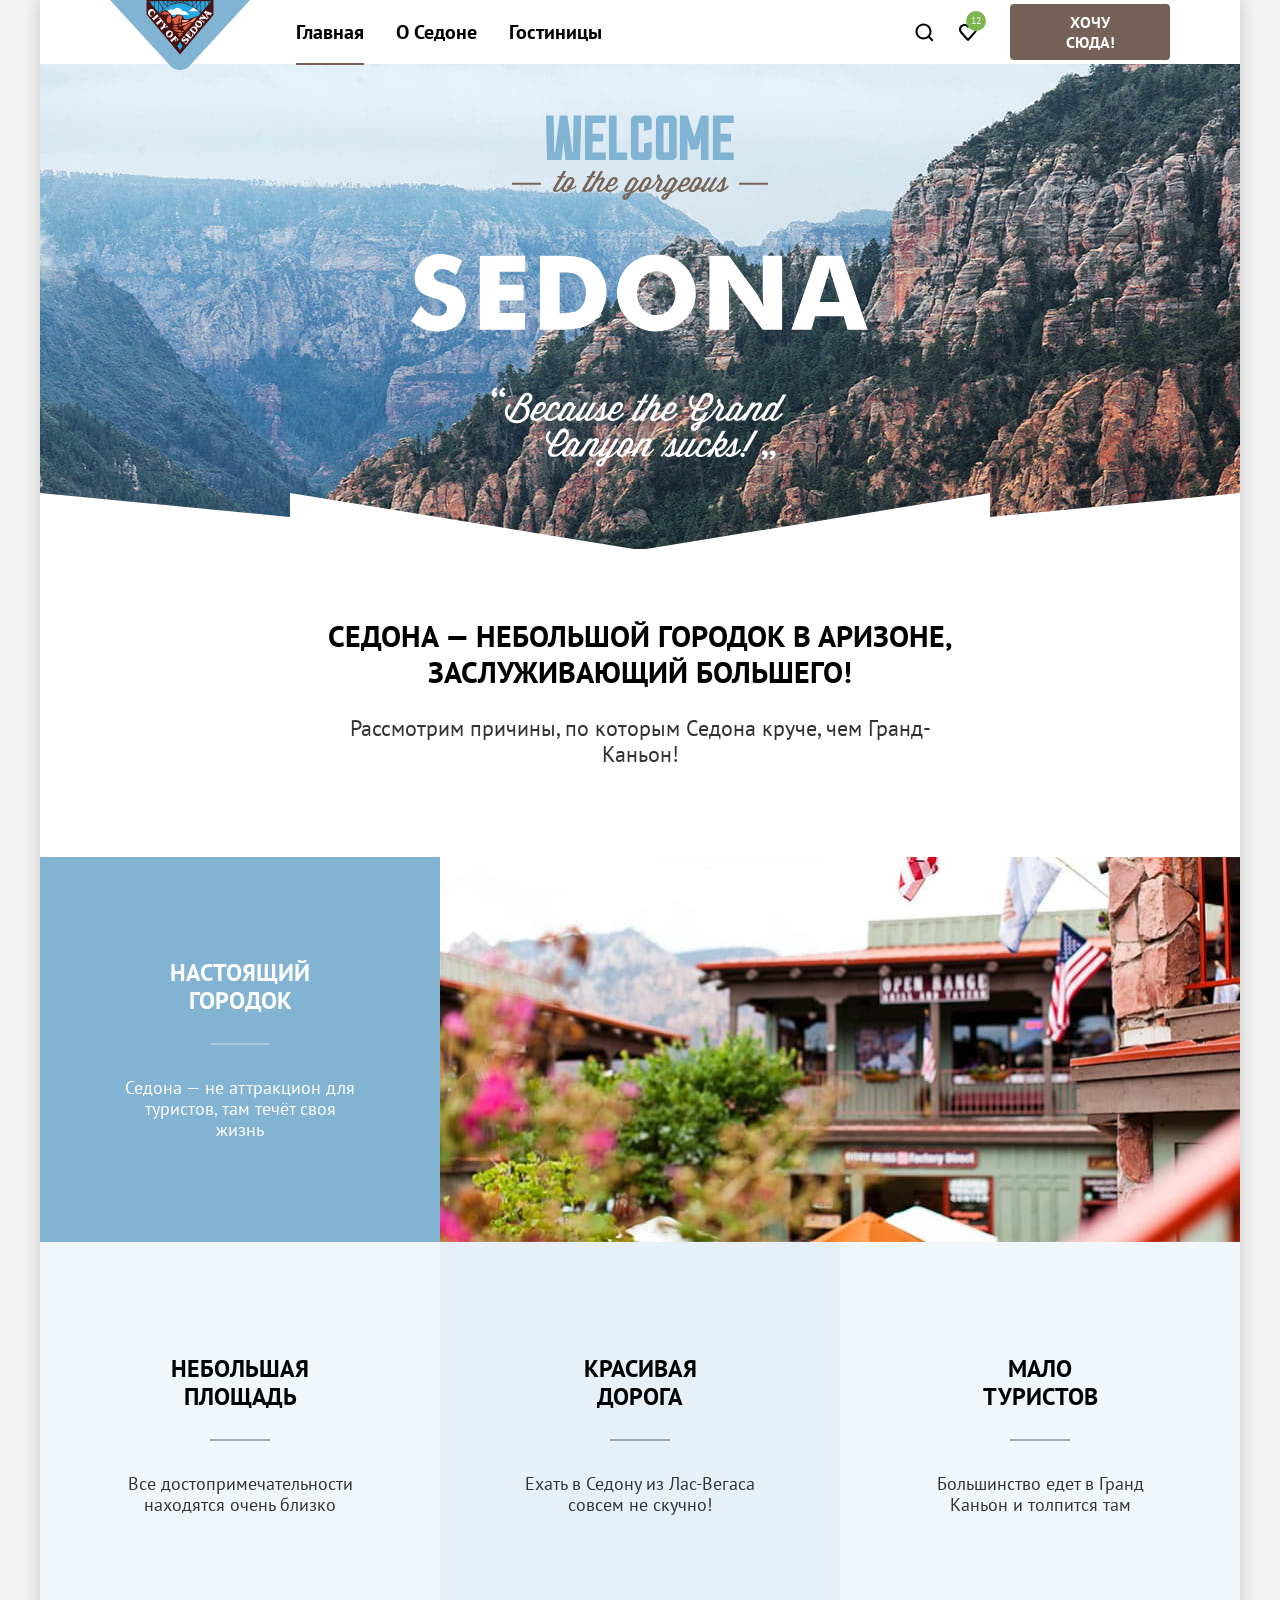
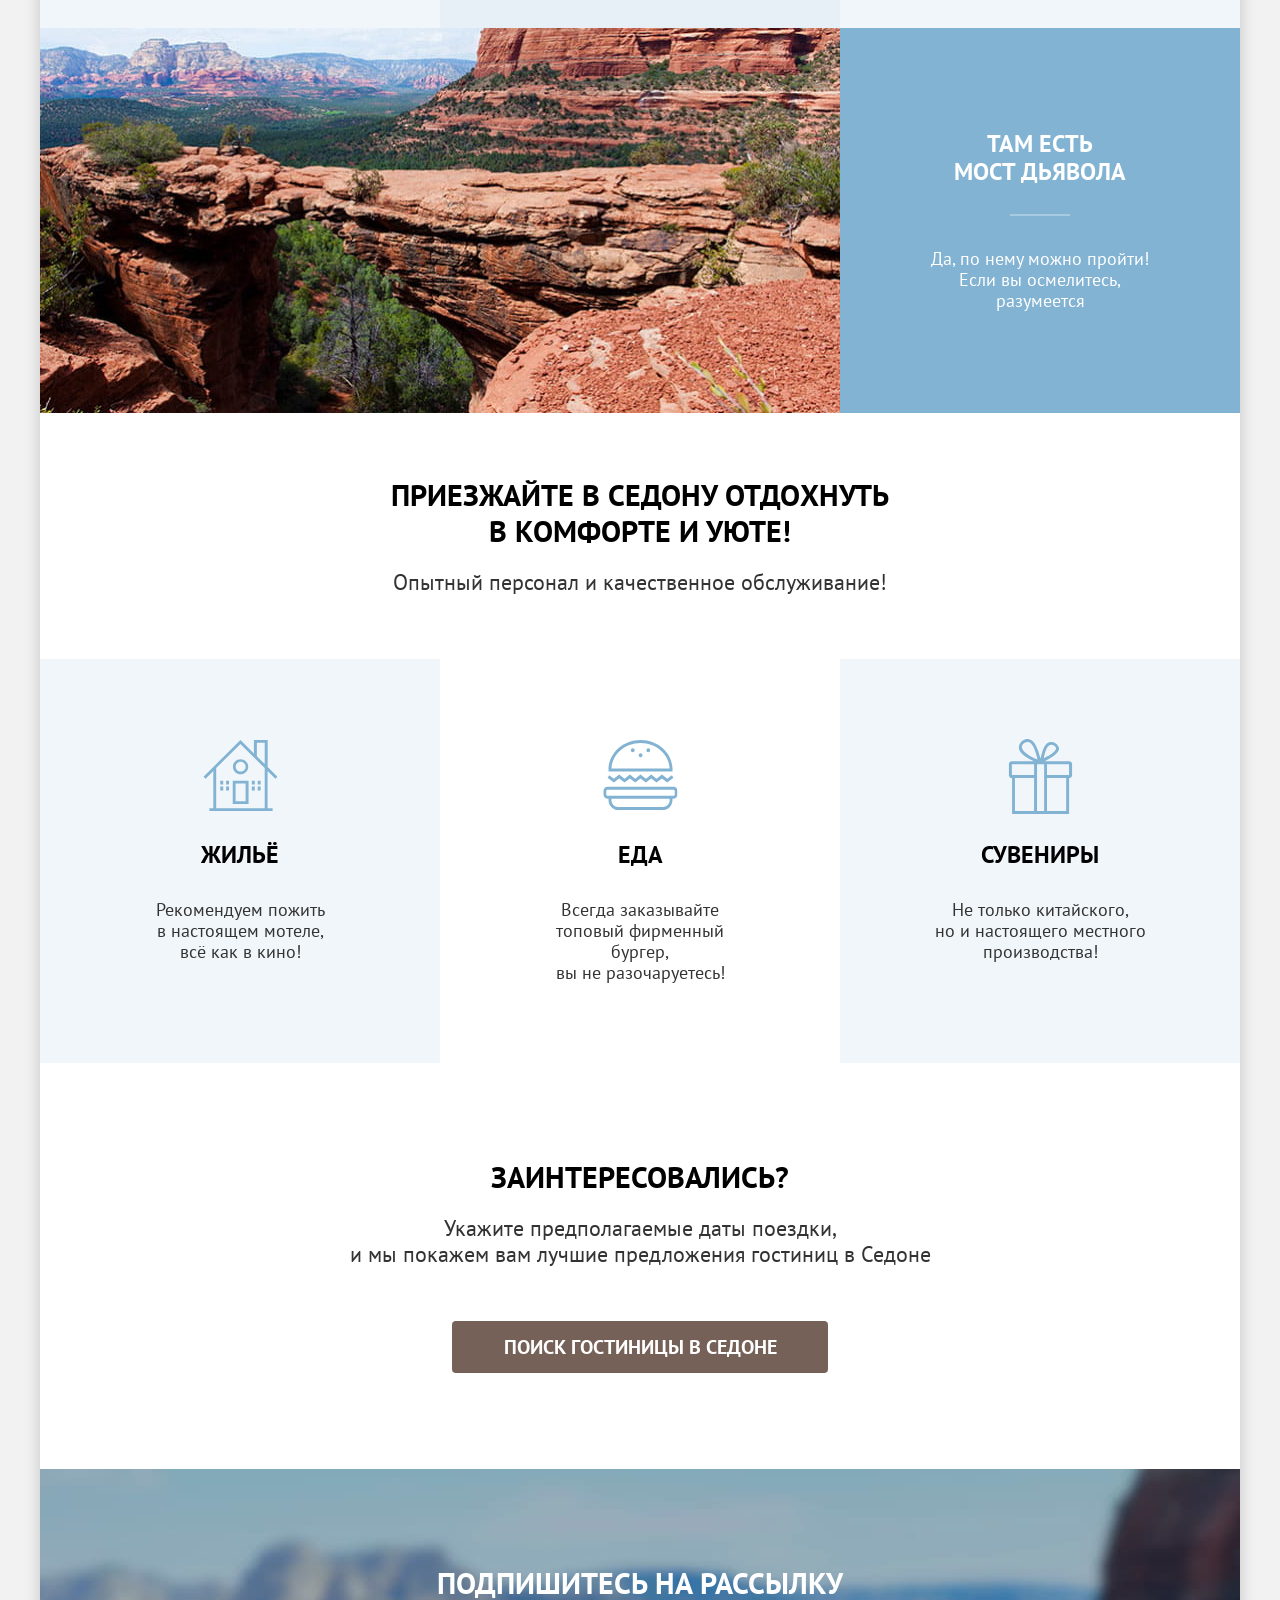
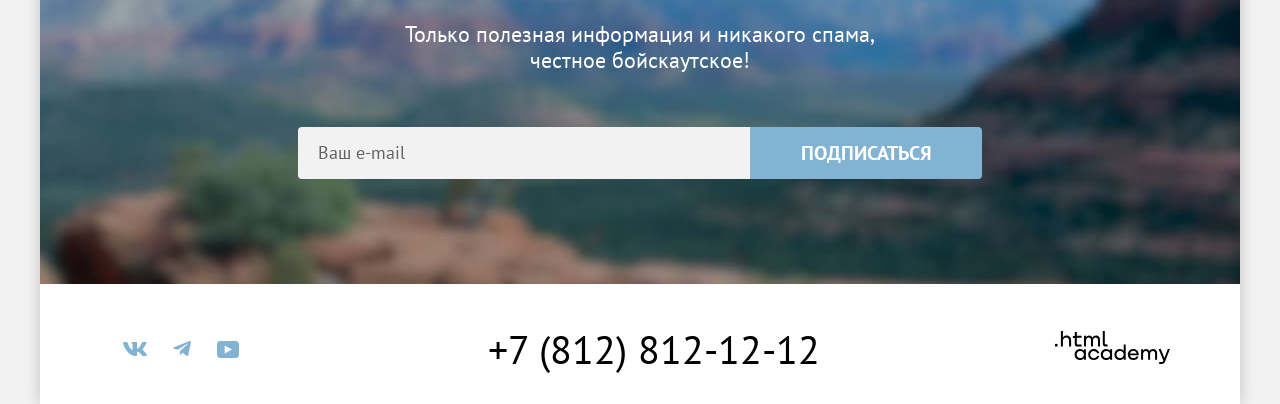
<file: index.html>
<!doctype html>
<html lang="ru">
  <head>
    <meta charset="utf-8" />
    <title>HTML Academy: Седона</title>
    <link rel="icon" href="favicon.ico" sizes="32x32" />
    <link rel="stylesheet" href="styles/styles.css" />
  </head>
  <body>
    <div class="container">
      <header class="page-header">
        <div class="page-header__logo logo">
          <a href="index.html" class="logo__link">
            <img src="images/main-logo.svg" width="140" height="70" alt="Логотип Седоны" class="logo__image" />
          </a>
        </div>
        <nav class="page-header__navigation navigation">
          <ul class="navigation__list">
            <li class="navigation__item">
              <a href="index.html" class="navigation__link navigation__link--active" aria-current="page">Главная</a>
            </li>
            <li class="navigation__item">
              <a href="#" class="navigation__link">О Седоне</a>
            </li>
            <li class="navigation__item">
              <a href="catalog.html" class="navigation__link">Гостиницы</a>
            </li>
          </ul>
        </nav>
        <ul class="page-header__user-menu user-menu">
          <li class="user-menu__item">
            <a href="#" class="user-menu__link">
              <svg
                class="user-menu__icon user-menu__icon--search"
                aria-hidden="true"
                focusable="false"
                width="20"
                height="20"
                viewBox="0 0 20 20"
                xmlns="http://www.w3.org/2000/svg"
              >
                <path
                  d="M19.5 18.0083L15.8 14.3287C16.8 13.0359 17.5 11.3453 17.5 9.4558C17.5 5.08011 13.9 1.5 9.5 1.5C5.1 1.5 1.5 5.17956 1.5 9.55525C1.5 13.9309 5.1 17.511 9.5 17.511C11.3 17.511 13 16.9144 14.4 15.8204L18.1 19.5L19.5 18.0083ZM9.5 15.5221C6.2 15.5221 3.5 12.837 3.5 9.55525C3.5 6.27348 6.2 3.5884 9.5 3.5884C12.8 3.5884 15.5 6.27348 15.5 9.55525C15.5 12.837 12.8 15.5221 9.5 15.5221Z"
                />
              </svg>
              <span class="visually-hidden">Поиск</span>
            </a>
          </li>
          <li class="user-menu__item">
            <a href="#" class="user-menu__link">
              <svg
                class="user-menu__icon user-menu__icon--favorites"
                aria-hidden="true"
                focusable="false"
                width="20"
                height="20"
                viewBox="0 0 20 20"
                xmlns="http://www.w3.org/2000/svg"
              >
                <path
                  d="M9.9 19C9.6 19 9.3 18.9 9.1 18.6C3.7 12.5 2.4 11.1 2.1 10.7C1.4 9.8 1 8.6 1 7.4C1 4.4 3.4 2 6.5 2C7.8 2 9 2.5 10 3.3C11 2.5 12.3 2 13.5 2C16.5 2 19 4.4 19 7.4C19 8.7 18.5 9.9 17.7 10.8L10.7 18.7C10.5 18.9 10.3 19 9.9 19ZM3.9 9.5C4.2 9.9 7.4 13.5 10 16.4L16.2 9.4C16.7 8.9 16.9 8.2 16.9 7.4C16.9 5.6 15.4 4.1 13.6 4.1C12.6 4.1 11.6 4.6 10.9 5.4C10.6 5.7 10.3 5.8 10 5.8C9.7 5.8 9.4 5.6 9.2 5.4C8.5 4.6 7.5 4.1 6.5 4.1C4.7 4.1 3.2 5.6 3.2 7.4C3.1 8.3 3.5 9 3.9 9.5C3.8 9.5 3.8 9.5 3.9 9.5Z"
                />
              </svg>
              <span class="visually-hidden">Избранное</span>
              <span class="user-menu__count">12</span>
            </a>
          </li>
          <li class="user-menu__item">
            <a href="#" class="user-menu__button button button--brown">Хочу сюда!</a>
          </li>
        </ul>
      </header>
      <main class="page-main">
        <section class="page-main__hero hero">
          <h1 class="visually-hidden">Город Седона</h1>
          <img
            src="images/index-hero/hero-welcome.svg"
            width="458"
            height="352"
            alt="Welcome to the gorgeous Sedona because the Grand Canyon sucks!"
            class="hero__image"
          />
        </section>
        <section class="page-main__advantages advantages">
          <h2 class="advantages__title">Седона — небольшой городок в Аризоне, заслуживающий большего!</h2>
          <p class="advantages__description">Рассмотрим причины, по которым Седона круче, чем Гранд-Каньон!</p>
          <ul class="advantages__list">
            <li class="advantages__item advantages__item--accent">
              <div class="advantages__item-wrapper">
                <h3 class="advantages__item-title">Настоящий городок</h3>
                <p class="advantages__item-description">Седона — не аттракцион для туристов, там течёт своя жизнь</p>
              </div>
              <img src="images/advantages/advantages-1.jpg" width="800" height="385" alt="Фото одной из улиц Седоны" class="advantages__item-image" />
            </li>
            <li class="advantages__item">
              <h3 class="advantages__item-title">Небольшая площадь</h3>
              <p class="advantages__item-description">Все достопримечательности находятся очень близко</p>
            </li>
            <li class="advantages__item advantages__item--muted">
              <h3 class="advantages__item-title">Красивая дорога</h3>
              <p class="advantages__item-description">Ехать в Седону из Лас-Вегаса совсем не скучно!</p>
            </li>
            <li class="advantages__item">
              <h3 class="advantages__item-title">Мало туристов</h3>
              <p class="advantages__item-description">Большинство едет в Гранд Каньон и толпится там</p>
            </li>
            <li class="advantages__item advantages__item--accent advantages__item--reverse">
              <div class="advantages__item-wrapper">
                <h3 class="advantages__item-title">Там есть мост дьявола</h3>
                <p class="advantages__item-description">Да, по нему можно пройти! Если вы осмелитесь, разумеется</p>
              </div>
              <img src="images/advantages/advantages-2.jpg" width="800" height="385" alt="Фото моста дьявола" class="advantages__item-image" />
            </li>
          </ul>
        </section>
        <section class="page-main__services services">
          <h2 class="services__title">Приезжайте в Седону отдохнуть в комфорте и уюте!</h2>
          <p class="services__description">Опытный персонал и качественное обслуживание!</p>
          <ul class="services__list">
            <li class="services__item services__item--odd services__item--house">
              <h3 class="services__item-title">Жильё</h3>
              <p class="services__item-description">
                Рекомендуем пожить<br />
                в настоящем мотеле,<br />
                всё как в кино!
              </p>
            </li>
            <li class="services__item services__item--food">
              <h3 class="services__item-title">Еда</h3>
              <p class="services__item-description">
                Всегда заказывайте<br />
                топовый фирменный бургер,<br />
                вы не разочаруетесь!
              </p>
            </li>
            <li class="services__item services__item--odd services__item--souvenirs">
              <h3 class="services__item-title">Сувениры</h3>
              <p class="services__item-description">
                Не только китайского,<br />
                но и настоящего местного<br />
                производства!
              </p>
            </li>
          </ul>
        </section>
        <section class="page-main__hotel-search hotel-search">
          <h2 class="hotel-search__title">Заинтересовались?</h2>
          <p class="hotel-search__description">
            Укажите предполагаемые даты поездки,<br />
            и мы покажем вам лучшие предложения гостиниц в Седоне
          </p>
          <button type="button" class="hotel-search__button button button--brown">Поиск гостиницы в Седоне</button>
        </section>
        <section class="page-main__subscription subscription">
          <h2 class="subscription__title">Подпишитесь на рассылку</h2>
          <p class="subscription__description">Только полезная информация и никакого спама, честное бойскаутское!</p>
          <form class="subscription__form" action="https://echo.htmlacademy.ru/" method="post">
            <label class="visually-hidden" for="email">Введите адрес электронной почты:</label>
            <input id="email" class="subscription__email" type="email" name="subscription-email" placeholder="Ваш e-mail" required />
            <button class="subscription__button button button--blue" type="submit">Подписаться</button>
          </form>
        </section>
      </main>
      <footer class="page-footer">
        <section class="page-footer__social-links social-links">
          <h2 class="visually-hidden">Социальные сети</h2>
          <ul class="social-links__list">
            <li class="social-links__item">
              <a href="https://vk.com/htmlacademy" class="social-links__link">
                <svg aria-hidden="true" focusable="false" width="24" height="14" viewBox="0 0 24 14" xmlns="http://www.w3.org/2000/svg">
                  <path
                    fill-rule="evenodd"
                    clip-rule="evenodd"
                    d="M23.45 0.948C23.616 0.402 23.45 0 22.655 0H20.03C19.362 0 19.054 0.347 18.887 0.73C18.887 0.73 17.552 3.926 15.661 6.002C15.049 6.604 14.771 6.795 14.437 6.795C14.27 6.795 14.019 6.604 14.019 6.057V0.948C14.019 0.292 13.835 0 13.279 0H9.151C8.734 0 8.483 0.304 8.483 0.593C8.483 1.214 9.429 1.358 9.526 3.106V6.904C9.526 7.737 9.373 7.888 9.039 7.888C8.149 7.888 5.984 4.677 4.699 1.003C4.45 0.288 4.198 0 3.527 0H0.9C0.15 0 0 0.347 0 0.73C0 1.412 0.89 4.8 4.145 9.281C6.315 12.341 9.37 14 12.153 14C13.822 14 14.028 13.632 14.028 12.997V10.684C14.028 9.947 14.186 9.8 14.715 9.8C15.105 9.8 15.772 9.992 17.33 11.467C19.11 13.216 19.403 14 20.405 14H23.03C23.78 14 24.156 13.632 23.94 12.904C23.702 12.18 22.852 11.129 21.725 9.882C21.113 9.172 20.195 8.407 19.916 8.024C19.527 7.533 19.638 7.314 19.916 6.877C19.916 6.877 23.116 2.451 23.449 0.948H23.45Z"
                  />
                </svg>
                <span class="visually-hidden">Vkontakte</span>
              </a>
            </li>
            <li class="social-links__item">
              <a href="https://t.me/htmlacademy " class="social-links__link">
                <svg aria-hidden="true" focusable="false" width="18" height="16" viewBox="0 0 18 16" xmlns="http://www.w3.org/2000/svg">
                  <path
                    d="M16.785 0.0992597L0.840489 6.24776C-0.247661 6.68481 -0.241365 7.29184 0.640845 7.56253L4.73445 8.83953L14.2058 2.8637C14.6537 2.59121 15.0629 2.7378 14.7265 3.03636L7.05283 9.96185H7.05103L7.05283 9.96275L6.77045 14.1823C7.18413 14.1823 7.36669 13.9925 7.59871 13.7686L9.58705 11.8351L13.7229 14.89C14.4855 15.31 15.0332 15.0941 15.2229 14.1841L17.9379 1.38885C18.2158 0.274623 17.5126 -0.229883 16.785 0.0992597Z"
                  />
                </svg>
                <span class="visually-hidden">Telegram</span>
              </a>
            </li>
            <li class="social-links__item">
              <a href="https://www.youtube.com/user/htmlacademyru" class="social-links__link">
                <svg aria-hidden="true" focusable="false" width="22" height="17" viewBox="0 0 22 17" xmlns="http://www.w3.org/2000/svg">
                  <path
                    d="M18.607 0H3.17413C1.31343 0 0 1.59375 0 3.4V13.4937C0 15.4062 1.31343 17 3.17413 17H18.8259C20.4677 17 22 15.4062 22 13.6V3.4C21.7811 1.59375 20.4677 0 18.607 0ZM7.66169 12.5375V4.4625L14.995 8.5L7.66169 12.5375Z"
                  />
                </svg>
                <span class="visually-hidden">Youtube</span>
              </a>
            </li>
          </ul>
        </section>
        <div class="page-footer__contacts contacts">
          <a href="tel:+78128121212" class="contacts__phone">+7 (812) 812-12-12</a>
        </div>
        <div class="page-footer__logo logo">
          <a href="https://htmlacademy.ru/intensive/htmlcss" class="logo__link">
            <svg aria-hidden="true" focusable="false" width="115" height="33" viewBox="0 0 115 33" xmlns="http://www.w3.org/2000/svg">
              <path d="M0 12.9V15.5H2.5V12.9H0Z" />
              <path
                d="M11.6 4.5C10 4.5 8.8 5.2 8 6.2H7.9V0H5.9V15.5H7.9V10.2C7.9 8.1 9.2 6.6 11.2 6.6C13 6.6 14.1 8 14.1 9.8V15.5H16.1V9.4C16.2 6.4 14.3 4.5 11.6 4.5Z"
              />
              <path
                d="M26.6 4.8H21.8V1.1H19.8V4.9H17.9V6.9H19.8V12.9C19.8 14.6 20.8 15.6 22.5 15.6H26.6V13.6H22.9C22.2 13.6 21.8 13.2 21.8 12.5V6.8H26.6V4.8Z"
              />
              <path
                d="M41.1 4.6C39.5 4.6 38.2 5.4 37.6 6.7H37.5C36.9 5.5 35.7 4.6 34.1 4.6C32.7 4.6 31.6 5.4 31 6.4H30.9V4.8H29V15.4H31V10C31 8 32 6.5 33.6 6.5C35.1 6.5 36 7.5 36 9.1V15.4H38V9.8C38 7.4 39.4 6.5 40.6 6.5C42.1 6.5 43 7.5 43 9.1V15.4H45V8.9C45.1 6.4 43.6 4.6 41.1 4.6Z"
              />
              <path d="M47.8 12.7C47.8 14.4 48.8 15.4 50.6 15.4H52.6V13.4H50.9C50.2 13.4 49.8 13 49.8 12.3V0H47.8V12.7Z" />
              <path
                d="M28.9 19.7C28 18.6 26.7 17.9 25 17.9C21.9 17.9 19.6 20.2 19.6 23.5C19.6 26.8 21.9 29.1 25 29.1C26.8 29.1 28 28.3 28.8 27.2H28.9V28.8H30.9V18.2H28.9V19.7ZM25.3 27.1C23.1 27.1 21.7 25.5 21.7 23.5C21.7 21.5 23.1 19.9 25.3 19.9C27.5 19.9 28.9 21.5 28.9 23.5C28.9 25.4 27.5 27.1 25.3 27.1Z"
              />
              <path
                d="M44.2 22C43.7 19.6 41.6 17.9 38.8 17.9C35.4 17.9 33.2 20.4 33.2 23.5C33.2 26.6 35.4 29.1 38.8 29.1C41.6 29.1 43.7 27.3 44.2 24.9H42.1C41.7 26.2 40.4 27.2 38.8 27.2C36.6 27.2 35.2 25.6 35.2 23.6C35.2 21.6 36.6 20 38.8 20C40.4 20 41.6 21 42.1 22.2H44.2V22Z"
              />
              <path
                d="M55.1 19.7C54.2 18.6 52.9 17.9 51.2 17.9C48.1 17.9 45.8 20.2 45.8 23.5C45.8 26.8 48.1 29.1 51.2 29.1C53 29.1 54.2 28.3 55 27.2H55.1V28.8H57.1V18.2H55.1V19.7ZM51.5 27.1C49.3 27.1 47.9 25.5 47.9 23.5C47.9 21.5 49.3 19.9 51.5 19.9C53.7 19.9 55.1 21.5 55.1 23.5C55.1 25.4 53.6 27.1 51.5 27.1Z"
              />
              <path
                d="M68.7 19.8C67.8 18.7 66.5 17.9 64.8 17.9C61.7 17.9 59.4 20.2 59.4 23.5C59.4 26.8 61.6 29.1 64.8 29.1C66.5 29.1 67.8 28.3 68.6 27.3H68.7V28.8H70.7V13.4H68.7V19.8ZM65.1 27.1C62.9 27.1 61.5 25.5 61.5 23.5C61.5 21.5 62.9 19.9 65.1 19.9C67.3 19.9 68.7 21.5 68.7 23.5C68.6 25.5 67.2 27.1 65.1 27.1Z"
              />
              <path
                d="M78.3 17.9C75 17.9 72.8 20.4 72.8 23.5C72.8 26.5 74.9 29.1 78.3 29.1C80.8 29.1 82.8 27.8 83.5 25.5H81.4C80.9 26.5 79.8 27.1 78.4 27.1C76.5 27.1 75.1 25.8 75 24.2H83.8C84 20.6 81.8 17.9 78.3 17.9ZM78.3 19.8C80 19.8 81.3 20.8 81.6 22.4H75.1C75.4 20.9 76.6 19.8 78.3 19.8Z"
              />
              <path
                d="M98.2 17.9C96.6 17.9 95.3 18.7 94.6 19.9H94.5C93.9 18.7 92.7 17.9 91.1 17.9C89.7 17.9 88.6 18.6 88 19.7V18.2H86.1V28.8H88.1V23.4C88.1 21.4 89.1 20 90.7 19.9C92.2 19.9 93.1 20.9 93.1 22.5V28.8H95.1V23.2C95.1 20.8 96.5 19.9 97.7 19.9C99.2 19.9 100.1 20.9 100.1 22.5V28.8H102.1V22.3C102.2 19.7 100.7 17.9 98.2 17.9Z"
              />
              <path
                d="M109.4 27L105.8 18.1H103.6L108.4 29.7C108.1 30.6 107.7 30.9 106.7 30.9H104.2V32.9H106.7C108.5 32.9 109.5 32.1 110.2 30.3L114.9 18.1H112.8L109.4 27Z"
              />
            </svg>
            <span class="visually-hidden">Логотип команды htmlacademy</span>
          </a>
        </div>
      </footer>
      <div class="modal modal--hidden" role="dialog" aria-modal="true" aria-labelledby="modal-title">
        <div class="modal__container">
          <h2 class="modal__title" id="modal-title">Поиск гостиницы в Седоне</h2>
          <button class="modal__close-button" type="button">
            <span class="visually-hidden">Закрыть</span>
            <svg aria-hidden="true" focusable="false" width="14" height="14" viewBox="0 0 14 14" xmlns="http://www.w3.org/2000/svg">
              <path
                d="M14 1.29231L12.7077 0L7 5.70769L1.29231 0L0 1.29231L5.70769 7L0 12.7077L1.29231 14L7 8.29231L12.7077 14L14 12.7077L8.29231 7L14 1.29231Z"
                fill="black"
              />
            </svg>
          </button>
          <form class="modal__form" action="https://echo.htmlacademy.ru/" method="get">
            <div class="modal__field">
              <label class="modal__label" for="date-from">Дата заезда:</label>
              <div class="modal__input-wrapper">
                <input class="modal__input" id="date-from" type="text" name="date-from" value="27 апреля 2020" placeholder="ДД.ММ.ГГГГ" />
                <button class="modal__calendar-button" type="button">
                  <span class="visually-hidden">Выбрать дату заезда</span>
                </button>
              </div>
              <p class="modal__field-message modal__field-message--error">Мы не можем отправить вас в прошлое.</p>
            </div>
            <div class="modal__field">
              <label class="modal__label" for="date-to">Дата выезда:</label>
              <div class="modal__input-wrapper">
                <input class="modal__input" id="date-to" type="text" name="date-to" value="1 сентября 2023" placeholder="ДД.ММ.ГГГГ" />
                <button class="modal__calendar-button" type="button">
                  <span class="visually-hidden">Выбрать дату выезда</span>
                </button>
              </div>
              <p class="modal__field-message modal__field-message--success">На эти даты есть свободные номера. Пока есть.</p>
            </div>
            <div class="modal__guests">
              <div class="modal__guests-group">
                <span class="modal__guests-label">Взрослые:</span>
                <div class="modal__counter">
                  <button class="modal__counter-button modal__counter-button--decrease" type="button" aria-label="Уменьшить количество взрослых">−</button>
                  <input class="modal__counter-value" id="adults-count" type="number" name="adults" value="2" readonly />
                  <button class="modal__counter-button modal__counter-button--increase" type="button" aria-label="Увеличить количество взрослых">+</button>
                </div>
              </div>
              <div class="modal__guests-group">
                <span class="modal__guests-label">
                  Дети:
                  <button class="modal__tooltip-button" type="button" aria-describedby="children-tooltip">
                    <span class="visually-hidden">Информация</span>
                  </button>
                  <span class="modal__tooltip" role="tooltip" id="children-tooltip">
                    Укажите количество детей, которые будут с вами, возраст которых от 6 до 18 лет. Дети до 6 лет размещаются бесплатно.
                  </span>
                </span>
                <div class="modal__counter">
                  <button class="modal__counter-button modal__counter-button--decrease" type="button" aria-label="Уменьшить количество детей">−</button>
                  <input class="modal__counter-value" id="children-count" type="number" name="children" value="2" readonly />
                  <button class="modal__counter-button modal__counter-button--increase" type="button" aria-label="Увеличить количество детей">+</button>
                </div>
              </div>
            </div>
            <button class="modal__submit button button--blue" type="submit">Найти</button>
          </form>
        </div>
      </div>
    </div>
    <script src="scripts/script.js"></script>
  </body>
</html>
</file>
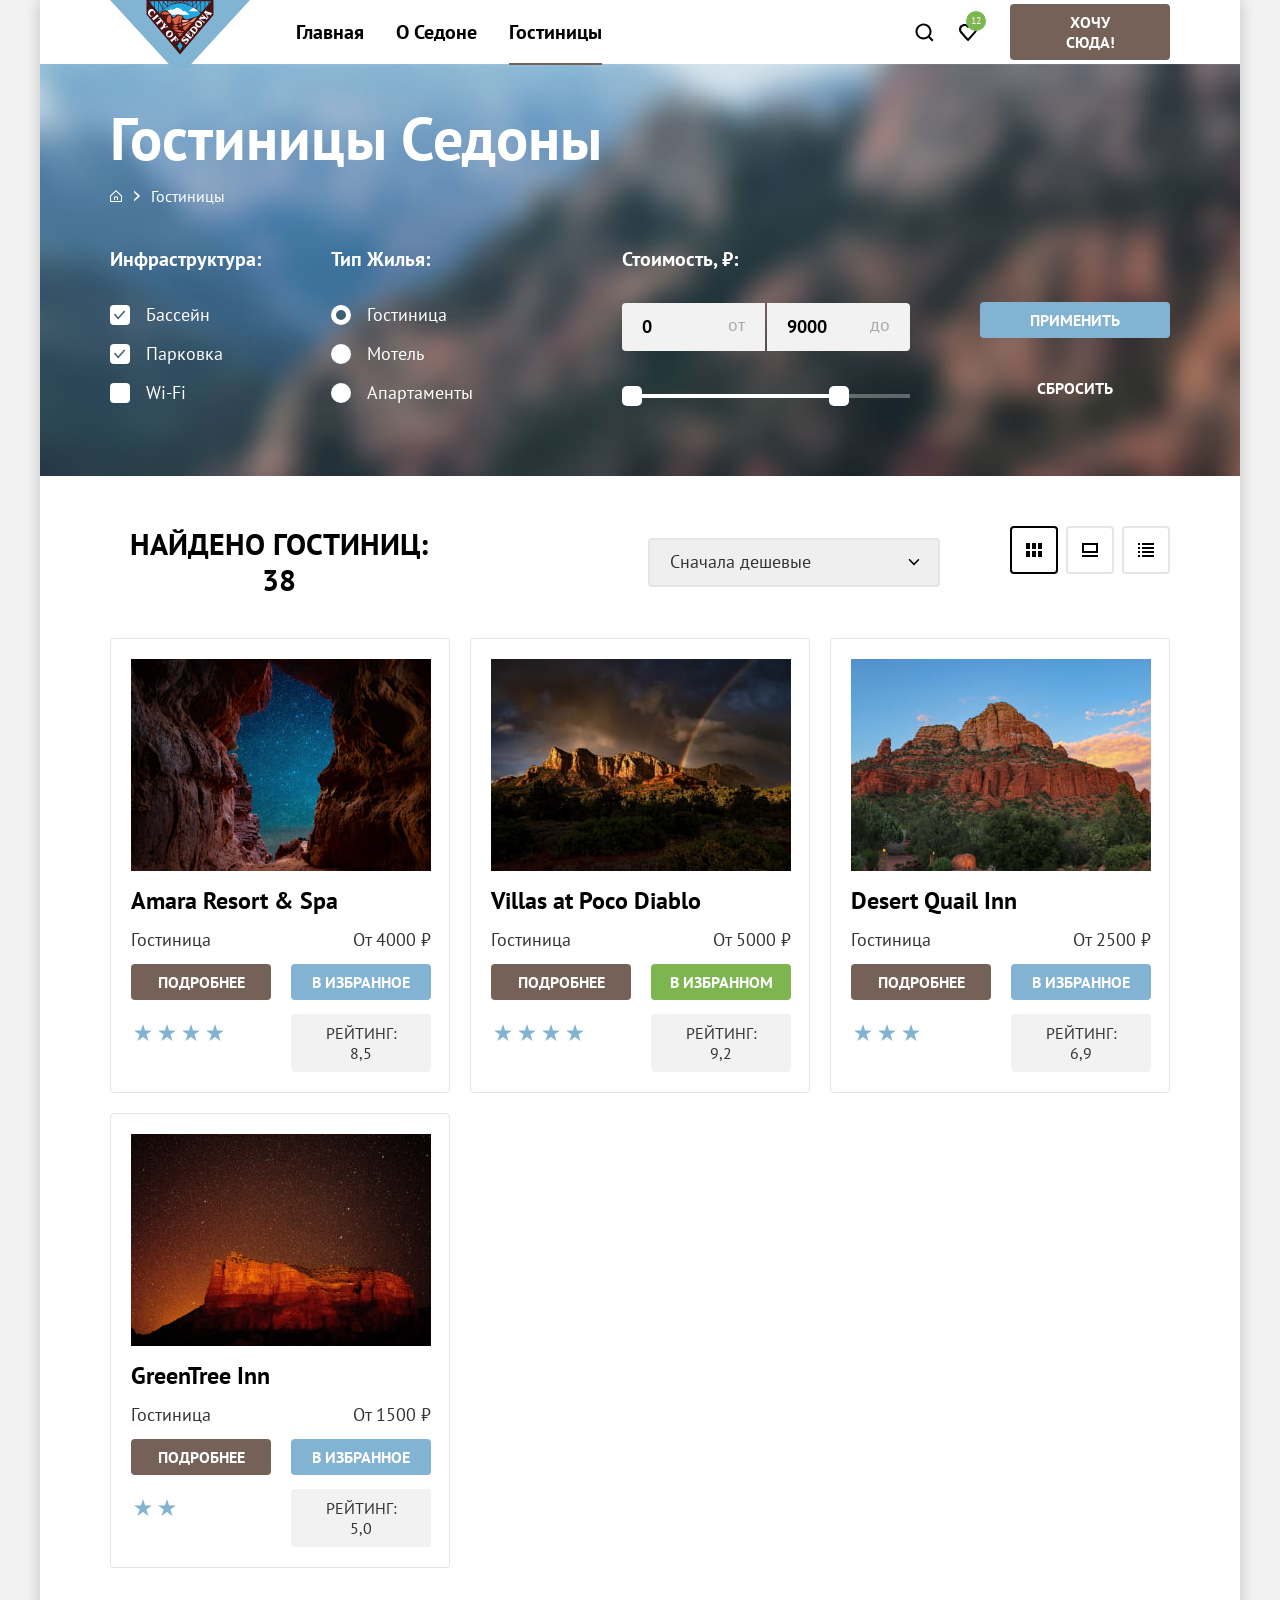
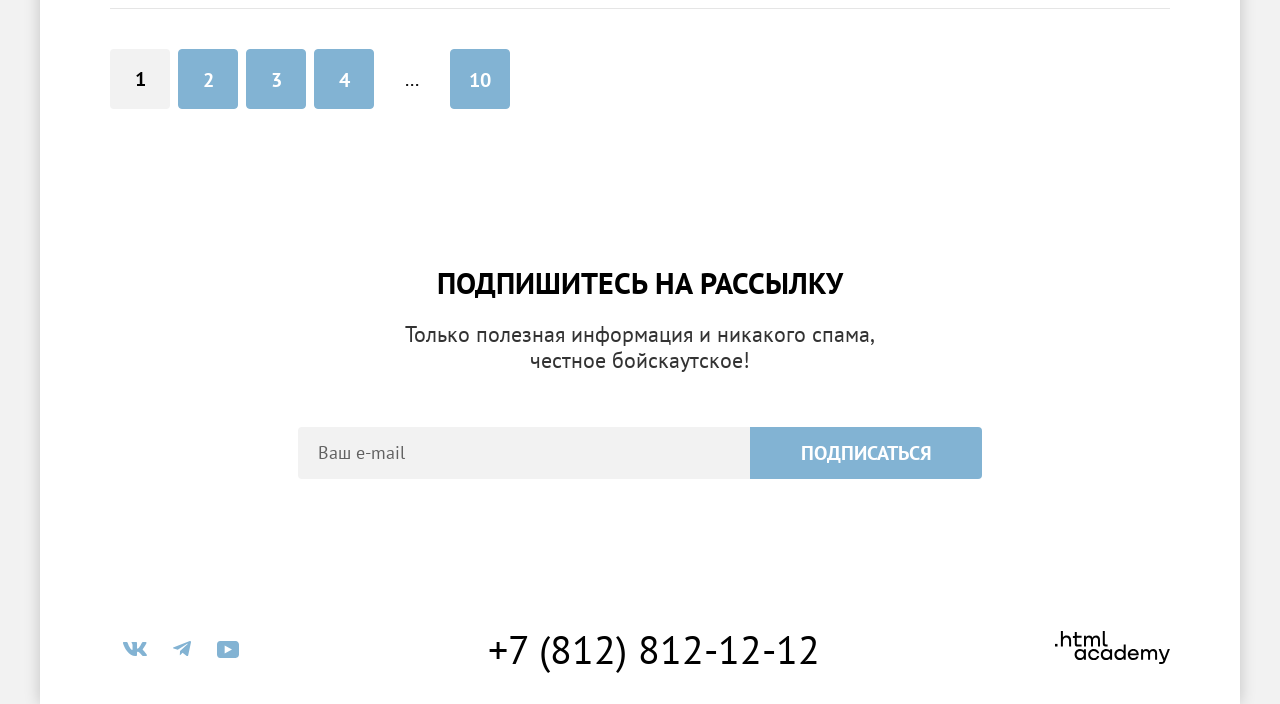
<file: catalog.html>
<!doctype html>
<html lang="ru">
  <head>
    <meta charset="utf-8" />
    <title>HTML Academy: Гостиницы Седоны</title>
    <link rel="icon" href="favicon.ico" sizes="32x32" />
    <link rel="stylesheet" href="styles/styles.css" />
  </head>
  <body>
    <div class="container">
      <header class="page-header">
        <div class="page-header__logo logo">
          <a href="index.html" class="logo__link">
            <img src="images/main-logo.svg" width="140" height="70" alt="Логотип Седоны" class="logo__image" />
          </a>
        </div>
        <nav class="page-header__navigation navigation">
          <ul class="navigation__list">
            <li class="navigation__item">
              <a href="index.html" class="navigation__link">Главная</a>
            </li>
            <li class="navigation__item">
              <a href="#" class="navigation__link">О Седоне</a>
            </li>
            <li class="navigation__item">
              <a href="catalog.html" class="navigation__link navigation__link--active" aria-current="page">Гостиницы</a>
            </li>
          </ul>
        </nav>
        <ul class="page-header__user-menu user-menu">
          <li class="user-menu__item">
            <a href="#" class="user-menu__link">
              <svg
                class="user-menu__icon user-menu__icon--search"
                aria-hidden="true"
                focusable="false"
                width="20"
                height="20"
                viewBox="0 0 20 20"
                xmlns="http://www.w3.org/2000/svg"
              >
                <path
                  d="M19.5 18.0083L15.8 14.3287C16.8 13.0359 17.5 11.3453 17.5 9.4558C17.5 5.08011 13.9 1.5 9.5 1.5C5.1 1.5 1.5 5.17956 1.5 9.55525C1.5 13.9309 5.1 17.511 9.5 17.511C11.3 17.511 13 16.9144 14.4 15.8204L18.1 19.5L19.5 18.0083ZM9.5 15.5221C6.2 15.5221 3.5 12.837 3.5 9.55525C3.5 6.27348 6.2 3.5884 9.5 3.5884C12.8 3.5884 15.5 6.27348 15.5 9.55525C15.5 12.837 12.8 15.5221 9.5 15.5221Z"
                />
              </svg>
              <span class="visually-hidden">Поиск</span>
            </a>
          </li>
          <li class="user-menu__item">
            <a href="#" class="user-menu__link">
              <svg
                class="user-menu__icon user-menu__icon--favorites"
                aria-hidden="true"
                focusable="false"
                width="20"
                height="20"
                viewBox="0 0 20 20"
                xmlns="http://www.w3.org/2000/svg"
              >
                <path
                  d="M9.9 19C9.6 19 9.3 18.9 9.1 18.6C3.7 12.5 2.4 11.1 2.1 10.7C1.4 9.8 1 8.6 1 7.4C1 4.4 3.4 2 6.5 2C7.8 2 9 2.5 10 3.3C11 2.5 12.3 2 13.5 2C16.5 2 19 4.4 19 7.4C19 8.7 18.5 9.9 17.7 10.8L10.7 18.7C10.5 18.9 10.3 19 9.9 19ZM3.9 9.5C4.2 9.9 7.4 13.5 10 16.4L16.2 9.4C16.7 8.9 16.9 8.2 16.9 7.4C16.9 5.6 15.4 4.1 13.6 4.1C12.6 4.1 11.6 4.6 10.9 5.4C10.6 5.7 10.3 5.8 10 5.8C9.7 5.8 9.4 5.6 9.2 5.4C8.5 4.6 7.5 4.1 6.5 4.1C4.7 4.1 3.2 5.6 3.2 7.4C3.1 8.3 3.5 9 3.9 9.5C3.8 9.5 3.8 9.5 3.9 9.5Z"
                />
              </svg>
              <span class="visually-hidden">Избранное</span>
              <span class="user-menu__count">12</span>
            </a>
          </li>
          <li class="user-menu__item">
            <a href="#" class="user-menu__button button button--brown">Хочу сюда!</a>
          </li>
        </ul>
      </header>
      <main class="page-main">
        <section class="page-main__catalog catalog">
          <h1 class="catalog__title">Гостиницы Седоны</h1>
          <ul class="catalog__breadcrumbs breadcrumbs">
            <li class="breadcrumbs__item">
              <a href="index.html" class="breadcrumbs__link"><span class="visually-hidden">Главная</span></a>
            </li>
            <li class="breadcrumbs__item">
              <a class="breadcrumbs__link breadcrumbs__link--active" aria-current="page">Гостиницы</a>
            </li>
          </ul>
          <form class="catalog__filters filters" action="https://echo.htmlacademy.ru/" method="get">
            <fieldset class="filters__group">
              <legend class="filters__group-title">Инфраструктура:</legend>
              <ul class="filters__group-list">
                <li class="filters__group-item">
                  <label class="filters__control">
                    <input class="filters__control-input visually-hidden" type="checkbox" name="swimming-pool" checked />
                    <span class="filters__control-mark filters__control-mark--check"></span>
                    Бассейн
                  </label>
                </li>
                <li class="filters__group-item">
                  <label class="filters__control">
                    <input class="filters__control-input visually-hidden" type="checkbox" name="parking" checked />
                    <span class="filters__control-mark filters__control-mark--check"></span>
                    Парковка
                  </label>
                </li>
                <li class="filters__group-item">
                  <label class="filters__control">
                    <input class="filters__control-input visually-hidden" type="checkbox" name="wi-fi" />
                    <span class="filters__control-mark filters__control-mark--check"></span>
                    Wi-Fi
                  </label>
                </li>
              </ul>
            </fieldset>
            <fieldset class="filters__group filters__group--housing">
              <legend class="filters__group-title">Тип жилья:</legend>
              <ul class="filters__group-list">
                <li class="filters__group-item">
                  <label class="filters__control">
                    <input class="filters__control-input visually-hidden" type="radio" name="hotel-group" value="hotel" checked />
                    <span class="filters__control-mark filters__control-mark--radio"></span>
                    Гостиница
                  </label>
                </li>
                <li class="filters__group-item">
                  <label class="filters__control">
                    <input class="filters__control-input visually-hidden" type="radio" name="hotel-group" value="motel" />
                    <span class="filters__control-mark filters__control-mark--radio"></span>
                    Мотель
                  </label>
                </li>
                <li class="filters__group-item">
                  <label class="filters__control">
                    <input class="filters__control-input visually-hidden" type="radio" name="hotel-group" value="apartments" />
                    <span class="filters__control-mark filters__control-mark--radio"></span>
                    Апартаменты
                  </label>
                </li>
              </ul>
            </fieldset>
            <fieldset class="filters__group filters__group--price">
              <legend class="filters__group-title">Стоимость, ₽:</legend>
              <div class="filters__price-range">
                <label class="filters__price-label filters__price-label--from" for="price-from">от</label>
                <input class="filters__price-input filters__price-input--from" id="price-from" name="price-from" type="number" min="0" value="0" />
                <label class="filters__price-label filters__price-label--to" for="price-to">до</label>
                <input class="filters__price-input filters__price-input--to" id="price-to" name="price-to" type="number" min="0" value="9000" />
              </div>
              <div class="filters__range">
                <div class="filters__range-track">
                  <button class="filters__range-thumb filters__range-thumb--min" type="button" aria-valuemin="0" aria-valuemax="9000" aria-valuenow="0">
                    <span class="visually-hidden">Минимальная цена</span>
                  </button>
                  <button class="filters__range-thumb filters__range-thumb--max" type="button" aria-valuemin="0" aria-valuemax="9000" aria-valuenow="9000">
                    <span class="visually-hidden">Максимальная цена</span>
                  </button>
                </div>
              </div>
            </fieldset>
            <div class="filters__buttons-wrapper">
              <button class="filters__button button button--blue" type="submit">Применить</button>
              <button class="filters__button button button--reset" type="reset">Сбросить</button>
            </div>
          </form>
        </section>
        <section class="hotel-results">
          <h2 class="hotel-results__title">Найдено гостиниц: 38</h2>
          <select class="hotel-results__select" aria-label="Сортировка">
            <option value="cheaper">Сначала дешевые</option>
            <option value="expensive">Сначала дорогие</option>
          </select>
          <ul class="hotel-results__sort sort-list">
            <li class="sort-list__item">
              <a href="catalog.html?view=tile" class="sort-list__link button button--sorting sort-list__link--tile sort-list__link--active" aria-current="page">
                <span class="visually-hidden">Отобразить таблицей</span>
              </a>
            </li>
            <li class="sort-list__item">
              <a href="catalog.html?view=card" class="sort-list__link button button--sorting sort-list__link--card">
                <span class="visually-hidden">Отобразить карточками</span>
              </a>
            </li>
            <li class="sort-list__item">
              <a href="catalog.html?view=list" class="sort-list__link button button--sorting sort-list__link--list">
                <span class="visually-hidden">Отобразить списком</span>
              </a>
            </li>
          </ul>
          <ul class="hotel-results__hotels hotels-list">
            <li class="hotels-list__item hotel-card">
              <a href="#" class="hotel-card__photo-link">
                <img src="images/catalog-hotels/hotel-1.jpg" width="300" height="212" alt="Вид на звёздное небо через арку в скале" class="hotel-card__image" />
                <h3 class="hotel-card__title">Amara Resort & Spa</h3>
              </a>
              <span class="hotel-card__type">Гостиница</span>
              <span class="hotel-card__price">От 4000 ₽</span>
              <a href="#" class="hotel-card__details button button--brown">Подробнее</a>
              <button class="hotel-card__button button button--blue">В избранное</button>
              <div class="hotel-card__star-rating" role="img" aria-label="4 звезды">
                <span class="visually-hidden">Рейтинг данной гостиницы оценивается в 4 звезды</span>
              </div>
              <p class="hotel-card__rating-badge">Рейтинг: 8,5</p>
            </li>
            <li class="hotels-list__item hotel-card">
              <a href="#" class="hotel-card__photo-link">
                <img src="images/catalog-hotels/hotel-2.jpg" width="300" height="212" alt="Гроза над красными скалами Седоны" class="hotel-card__image" />
                <h3 class="hotel-card__title">Villas at Poco Diablo</h3>
              </a>
              <span class="hotel-card__type">Гостиница</span>
              <span class="hotel-card__price">От 5000 ₽</span>
              <a href="#" class="hotel-card__details button button--brown">Подробнее</a>
              <button class="hotel-card__button button button--green hotel-card__button--active">В избранном</button>
              <div class="hotel-card__star-rating" role="img" aria-label="4 звезды">
                <span class="visually-hidden">Рейтинг данной гостиницы оценивается в 4 звезды</span>
              </div>
              <p class="hotel-card__rating-badge">Рейтинг: 9,2</p>
            </li>
            <li class="hotels-list__item hotel-card">
              <a href="#" class="hotel-card__photo-link">
                <img src="images/catalog-hotels/hotel-3.jpg" width="300" height="212" alt="Закат над красными скалами Седоны" class="hotel-card__image" />
                <h3 class="hotel-card__title">Desert Quail Inn</h3>
              </a>
              <span class="hotel-card__type">Гостиница</span>
              <span class="hotel-card__price">От 2500 ₽</span>
              <a href="#" class="hotel-card__details button button--brown">Подробнее</a>
              <button class="hotel-card__button button button--blue">В избранное</button>
              <div class="hotel-card__star-rating" role="img" aria-label="3 звезды">
                <span class="visually-hidden">Рейтинг данной гостиницы оценивается в 3 звезды</span>
              </div>
              <p class="hotel-card__rating-badge">Рейтинг: 6,9</p>
            </li>
            <li class="hotels-list__item hotel-card">
              <a href="#" class="hotel-card__photo-link">
                <img
                  src="images/catalog-hotels/hotel-4.jpg"
                  width="300"
                  height="212"
                  alt="Ночной пейзаж с красными скалами в оранжевом свечении"
                  class="hotel-card__image"
                />
                <h3 class="hotel-card__title">GreenTree Inn</h3>
              </a>
              <span class="hotel-card__type">Гостиница</span>
              <span class="hotel-card__price">От 1500 ₽</span>
              <a href="#" class="hotel-card__details button button--brown">Подробнее</a>
              <button class="hotel-card__button button button--blue">В избранное</button>
              <div class="hotel-card__star-rating" role="img" aria-label="2 звезды">
                <span class="visually-hidden">Рейтинг данной гостиницы оценивается в 2 звезды</span>
              </div>
              <p class="hotel-card__rating-badge">Рейтинг: 5,0</p>
            </li>
          </ul>
          <ul class="hotel-results__pagination pagination">
            <li class="pagination__item">
              <a class="pagination__link pagination__link--active" aria-current="page">1</a>
            </li>
            <li class="pagination__item">
              <a href="#" class="pagination__link">2</a>
            </li>
            <li class="pagination__item">
              <a href="#" class="pagination__link">3</a>
            </li>
            <li class="pagination__item">
              <a href="#" class="pagination__link">4</a>
            </li>
            <li class="pagination__item">
              <span class="pagination__link pagination__link--dots">...</span>
            </li>
            <li class="pagination__item">
              <a href="#" class="pagination__link">10</a>
            </li>
          </ul>
        </section>
        <section class="page-main__subscription subscription subscription--white-bg">
          <h2 class="subscription__title">Подпишитесь на рассылку</h2>
          <p class="subscription__description">Только полезная информация и никакого спама, честное бойскаутское!</p>
          <form class="subscription__form" action="https://echo.htmlacademy.ru/" method="post">
            <label class="visually-hidden" for="email">Введите адрес электронной почты:</label>
            <input id="email" class="subscription__email" type="email" name="subscription-email" placeholder="Ваш e-mail" required />
            <button class="subscription__button button button--blue" type="submit">Подписаться</button>
          </form>
        </section>
      </main>
      <footer class="page-footer">
        <section class="page-footer__social-links social-links">
          <h2 class="visually-hidden">Социальные сети</h2>
          <ul class="social-links__list">
            <li class="social-links__item">
              <a href="https://vk.com/htmlacademy" class="social-links__link">
                <svg aria-hidden="true" focusable="false" width="24" height="14" viewBox="0 0 24 14" xmlns="http://www.w3.org/2000/svg">
                  <path
                    fill-rule="evenodd"
                    clip-rule="evenodd"
                    d="M23.45 0.948C23.616 0.402 23.45 0 22.655 0H20.03C19.362 0 19.054 0.347 18.887 0.73C18.887 0.73 17.552 3.926 15.661 6.002C15.049 6.604 14.771 6.795 14.437 6.795C14.27 6.795 14.019 6.604 14.019 6.057V0.948C14.019 0.292 13.835 0 13.279 0H9.151C8.734 0 8.483 0.304 8.483 0.593C8.483 1.214 9.429 1.358 9.526 3.106V6.904C9.526 7.737 9.373 7.888 9.039 7.888C8.149 7.888 5.984 4.677 4.699 1.003C4.45 0.288 4.198 0 3.527 0H0.9C0.15 0 0 0.347 0 0.73C0 1.412 0.89 4.8 4.145 9.281C6.315 12.341 9.37 14 12.153 14C13.822 14 14.028 13.632 14.028 12.997V10.684C14.028 9.947 14.186 9.8 14.715 9.8C15.105 9.8 15.772 9.992 17.33 11.467C19.11 13.216 19.403 14 20.405 14H23.03C23.78 14 24.156 13.632 23.94 12.904C23.702 12.18 22.852 11.129 21.725 9.882C21.113 9.172 20.195 8.407 19.916 8.024C19.527 7.533 19.638 7.314 19.916 6.877C19.916 6.877 23.116 2.451 23.449 0.948H23.45Z"
                  />
                </svg>
                <span class="visually-hidden">Vkontakte</span>
              </a>
            </li>
            <li class="social-links__item">
              <a href="https://t.me/htmlacademy " class="social-links__link">
                <svg aria-hidden="true" focusable="false" width="18" height="16" viewBox="0 0 18 16" xmlns="http://www.w3.org/2000/svg">
                  <path
                    d="M16.785 0.0992597L0.840489 6.24776C-0.247661 6.68481 -0.241365 7.29184 0.640845 7.56253L4.73445 8.83953L14.2058 2.8637C14.6537 2.59121 15.0629 2.7378 14.7265 3.03636L7.05283 9.96185H7.05103L7.05283 9.96275L6.77045 14.1823C7.18413 14.1823 7.36669 13.9925 7.59871 13.7686L9.58705 11.8351L13.7229 14.89C14.4855 15.31 15.0332 15.0941 15.2229 14.1841L17.9379 1.38885C18.2158 0.274623 17.5126 -0.229883 16.785 0.0992597Z"
                  />
                </svg>
                <span class="visually-hidden">Telegram</span>
              </a>
            </li>
            <li class="social-links__item">
              <a href="https://www.youtube.com/user/htmlacademyru" class="social-links__link">
                <svg aria-hidden="true" focusable="false" width="22" height="17" viewBox="0 0 22 17" xmlns="http://www.w3.org/2000/svg">
                  <path
                    d="M18.607 0H3.17413C1.31343 0 0 1.59375 0 3.4V13.4937C0 15.4062 1.31343 17 3.17413 17H18.8259C20.4677 17 22 15.4062 22 13.6V3.4C21.7811 1.59375 20.4677 0 18.607 0ZM7.66169 12.5375V4.4625L14.995 8.5L7.66169 12.5375Z"
                  />
                </svg>
                <span class="visually-hidden">Youtube</span>
              </a>
            </li>
          </ul>
        </section>
        <div class="page-footer__contacts contacts">
          <a href="tel:+78128121212" class="contacts__phone">+7 (812) 812-12-12</a>
        </div>
        <div class="page-footer__logo logo">
          <a href="https://htmlacademy.ru/intensive/htmlcss" class="logo__link">
            <svg aria-hidden="true" focusable="false" width="115" height="33" viewBox="0 0 115 33" xmlns="http://www.w3.org/2000/svg">
              <path d="M0 12.9V15.5H2.5V12.9H0Z" />
              <path
                d="M11.6 4.5C10 4.5 8.8 5.2 8 6.2H7.9V0H5.9V15.5H7.9V10.2C7.9 8.1 9.2 6.6 11.2 6.6C13 6.6 14.1 8 14.1 9.8V15.5H16.1V9.4C16.2 6.4 14.3 4.5 11.6 4.5Z"
              />
              <path
                d="M26.6 4.8H21.8V1.1H19.8V4.9H17.9V6.9H19.8V12.9C19.8 14.6 20.8 15.6 22.5 15.6H26.6V13.6H22.9C22.2 13.6 21.8 13.2 21.8 12.5V6.8H26.6V4.8Z"
              />
              <path
                d="M41.1 4.6C39.5 4.6 38.2 5.4 37.6 6.7H37.5C36.9 5.5 35.7 4.6 34.1 4.6C32.7 4.6 31.6 5.4 31 6.4H30.9V4.8H29V15.4H31V10C31 8 32 6.5 33.6 6.5C35.1 6.5 36 7.5 36 9.1V15.4H38V9.8C38 7.4 39.4 6.5 40.6 6.5C42.1 6.5 43 7.5 43 9.1V15.4H45V8.9C45.1 6.4 43.6 4.6 41.1 4.6Z"
              />
              <path d="M47.8 12.7C47.8 14.4 48.8 15.4 50.6 15.4H52.6V13.4H50.9C50.2 13.4 49.8 13 49.8 12.3V0H47.8V12.7Z" />
              <path
                d="M28.9 19.7C28 18.6 26.7 17.9 25 17.9C21.9 17.9 19.6 20.2 19.6 23.5C19.6 26.8 21.9 29.1 25 29.1C26.8 29.1 28 28.3 28.8 27.2H28.9V28.8H30.9V18.2H28.9V19.7ZM25.3 27.1C23.1 27.1 21.7 25.5 21.7 23.5C21.7 21.5 23.1 19.9 25.3 19.9C27.5 19.9 28.9 21.5 28.9 23.5C28.9 25.4 27.5 27.1 25.3 27.1Z"
              />
              <path
                d="M44.2 22C43.7 19.6 41.6 17.9 38.8 17.9C35.4 17.9 33.2 20.4 33.2 23.5C33.2 26.6 35.4 29.1 38.8 29.1C41.6 29.1 43.7 27.3 44.2 24.9H42.1C41.7 26.2 40.4 27.2 38.8 27.2C36.6 27.2 35.2 25.6 35.2 23.6C35.2 21.6 36.6 20 38.8 20C40.4 20 41.6 21 42.1 22.2H44.2V22Z"
              />
              <path
                d="M55.1 19.7C54.2 18.6 52.9 17.9 51.2 17.9C48.1 17.9 45.8 20.2 45.8 23.5C45.8 26.8 48.1 29.1 51.2 29.1C53 29.1 54.2 28.3 55 27.2H55.1V28.8H57.1V18.2H55.1V19.7ZM51.5 27.1C49.3 27.1 47.9 25.5 47.9 23.5C47.9 21.5 49.3 19.9 51.5 19.9C53.7 19.9 55.1 21.5 55.1 23.5C55.1 25.4 53.6 27.1 51.5 27.1Z"
              />
              <path
                d="M68.7 19.8C67.8 18.7 66.5 17.9 64.8 17.9C61.7 17.9 59.4 20.2 59.4 23.5C59.4 26.8 61.6 29.1 64.8 29.1C66.5 29.1 67.8 28.3 68.6 27.3H68.7V28.8H70.7V13.4H68.7V19.8ZM65.1 27.1C62.9 27.1 61.5 25.5 61.5 23.5C61.5 21.5 62.9 19.9 65.1 19.9C67.3 19.9 68.7 21.5 68.7 23.5C68.6 25.5 67.2 27.1 65.1 27.1Z"
              />
              <path
                d="M78.3 17.9C75 17.9 72.8 20.4 72.8 23.5C72.8 26.5 74.9 29.1 78.3 29.1C80.8 29.1 82.8 27.8 83.5 25.5H81.4C80.9 26.5 79.8 27.1 78.4 27.1C76.5 27.1 75.1 25.8 75 24.2H83.8C84 20.6 81.8 17.9 78.3 17.9ZM78.3 19.8C80 19.8 81.3 20.8 81.6 22.4H75.1C75.4 20.9 76.6 19.8 78.3 19.8Z"
              />
              <path
                d="M98.2 17.9C96.6 17.9 95.3 18.7 94.6 19.9H94.5C93.9 18.7 92.7 17.9 91.1 17.9C89.7 17.9 88.6 18.6 88 19.7V18.2H86.1V28.8H88.1V23.4C88.1 21.4 89.1 20 90.7 19.9C92.2 19.9 93.1 20.9 93.1 22.5V28.8H95.1V23.2C95.1 20.8 96.5 19.9 97.7 19.9C99.2 19.9 100.1 20.9 100.1 22.5V28.8H102.1V22.3C102.2 19.7 100.7 17.9 98.2 17.9Z"
              />
              <path
                d="M109.4 27L105.8 18.1H103.6L108.4 29.7C108.1 30.6 107.7 30.9 106.7 30.9H104.2V32.9H106.7C108.5 32.9 109.5 32.1 110.2 30.3L114.9 18.1H112.8L109.4 27Z"
              />
            </svg>
            <span class="visually-hidden">Логотип команды htmlacademy</span>
          </a>
        </div>
      </footer>
    </div>
  </body>
</html>
</file>
<file: styles/styles.css>
/* Fonts */
@font-face {
  font-family: 'PT Sans';
  font-style: normal;
  font-weight: 400;
  src: url('../fonts/ptsans-400.woff2') format('woff2');
  font-display: swap;
}

@font-face {
  font-family: 'PT Sans';
  font-style: normal;
  font-weight: 700;
  src: url('../fonts/ptsans-700.woff2') format('woff2');
  font-display: swap;
}

/* Global */

:root {
  /* colors */
  --color-white: #ffffff;
  --color-black: #000000;
  --color-grey: #333333;
  --color-blue: #82b3d3;
  --color-blue-dark: #68a2ca;
  --color-blue-alt: #83b3d3;
  --color-brown: #756157;
  --color-brown-dark: #615048;
  --color-green: #7db54f;
  --color-green-dark: #6c9e42;
  --color-steel-teal: #3f5e72;
  --color-light-gray: #e5e5e5;
  --color-off-white: #f2f2f2;
  --color-coral-red: #ff5757;

  /* colors with opacity */
  --color-white-10: color-mix(in srgb, var(--color-white) 10%, transparent);
  --color-white-30: color-mix(in srgb, var(--color-white) 30%, transparent);
  --color-white-60: color-mix(in srgb, var(--color-white) 60%, transparent);
  --color-off-white-80: color-mix(in srgb, var(--color-off-white) 80%, transparent);
  --color-blue-12: color-mix(in srgb, var(--color-blue-alt) 12%, transparent);
  --color-blue-20: color-mix(in srgb, var(--color-blue-alt) 20%, transparent);
  --color-blue-30: color-mix(in srgb, var(--color-blue-dark) 30%, transparent);
  --color-black-20: color-mix(in srgb, var(--color-black) 20%, transparent);
  --color-black-30: color-mix(in srgb, var(--color-black) 30%, transparent);
  --color-black-60: color-mix(in srgb, var(--color-black) 60%, transparent);
  --color-brown-30: color-mix(in srgb, var(--color-brown) 30%, transparent);
}

.visually-hidden {
  position: absolute;
  width: 1px;
  height: 1px;
  margin: -1px;
  border: 0;
  padding: 0;
  white-space: nowrap;
  clip-path: inset(100%);
  clip: rect(0 0 0 0);
  overflow: hidden;
}

.button {
  display: block;
  padding: 8px 16px;
  border: none;
  border-radius: 4px;
  font-family: 'PT Sans', sans-serif;
  font-size: 16px;
  font-weight: 700;
  line-height: 20px;
  text-transform: uppercase;
  text-decoration: none;
  color: var(--color-white);
  cursor: pointer;
  transition: all 0.2s ease-out;

  &.button--brown {
    background-color: var(--color-brown);
  }

  &.button--brown:hover,
  &.button--brown:focus-visible {
    background-color: var(--color-brown-dark);
  }

  &.button--brown:active {
    background-color: var(--color-brown);
  }

  &.button--blue {
    background-color: var(--color-blue);
  }

  &.button--blue:hover,
  &.button--blue:focus-visible {
    background-color: var(--color-blue-dark);
  }

  &.button--blue:active {
    background-color: var(--color-blue);
  }

  &.button--green {
    background-color: var(--color-green);
  }

  &.button--green:hover,
  &.button--green:focus-visible {
    background-color: var(--color-green-dark);
  }

  &.button--green:active {
    background-color: var(--color-green);
  }

  &.button--reset {
    background-color: transparent;
  }

  &.button--reset:hover {
    color: var(--color-white-60);
  }

  &.button--reset:focus-visible {
    transition: none;
    outline: 3px solid var(--color-blue-alt);
    outline-offset: -3px;
  }

  &.button--reset:active {
    color: var(--color-white-30);
  }

  &.button--reset:disabled {
    background-color: transparent;
    color: var(--color-white-10);
  }

  &.button--sorting {
    padding: 14px 12px;
    width: 48px;
    height: 48px;
    border: 2px solid var(--color-light-gray);
    border-radius: 4px;
  }

  &.button--sorting:hover {
    border-color: var(--color-black);
  }

  &.button--sorting:hover,
  &.button--sorting:active {
    border-color: var(--color-black);
  }

  &.button--sorting:focus-visible {
    border-color: var(--color-blue-dark);
  }
}

.button:focus-visible {
  outline: none;
}

.button:active {
  color: var(--color-white-30);
}

.button:disabled {
  background-color: var(--color-light-gray);
  cursor: default;
  pointer-events: none;
}

.container {
  display: flex;
  flex-direction: column;
  margin: 0 auto;
  min-height: 100%;
  width: 1200px;
  background-color: var(--color-white);
  box-shadow: 0 0 15px 0 var(--color-black-20);
}

*,
*::before,
*::after {
  box-sizing: border-box;
}

img {
  max-width: 100%;
  height: auto;
  object-fit: cover;
}

html,
body {
  height: 100%;
  margin: 0;
  padding: 0;
}

body {
  background-color: var(--color-off-white);
  font-family: 'PT Sans', sans-serif;
  font-size: 18px;
  line-height: 21px;
  text-align: center;
  color: var(--color-black);
}

/* Header */

.page-header {
  display: flex;
  padding-inline: 70px;
  min-height: 64px;

  .page-header__logo {
    z-index: 1;
    align-self: start;
    margin-right: 30px;
    margin-bottom: -10px;
  }

  .logo__link {
    transition: opacity 0.15s ease-out;
    outline: none;
  }

  .logo__link:hover,
  .logo__link:focus-visible {
    opacity: 0.85;
  }

  .logo__link:active {
    opacity: 0.6;
  }
}

.navigation {
  .navigation__list {
    display: flex;
    flex-wrap: wrap;
    align-items: center;
    margin: 0;
    padding: 0;
    width: 465px;
    list-style: none;
  }

  .navigation__link {
    position: relative;
    display: block;
    padding: 20px 16px;
    font-size: 20px;
    font-weight: 700;
    line-height: 24px;
    color: inherit;
    text-decoration: none;
    outline: none;
  }

  .navigation__link::before {
    content: '';
    position: absolute;
    bottom: -1px;
    left: 16px;
    right: 16px;
    height: 2px;
    background-color: var(--color-brown);
    opacity: 0;
    transition: all 0.15s ease-out;
  }

  .navigation__link:hover::before,
  .navigation__link:focus-visible::before,
  .navigation__link--active::before {
    opacity: 1;
  }

  .navigation__link:active::before {
    background-color: var(--color-brown-30);
  }
}

.user-menu {
  display: flex;
  flex-wrap: wrap;
  align-items: center;
  margin: 0;
  margin-left: auto;
  padding: 0;
  width: 268px;
  list-style: none;

  .user-menu__link {
    position: relative;
    display: block;
    padding: 20px 12px 17px;
    text-decoration: none;
    color: var(--color-black);
    outline: none;
  }

  .user-menu__button {
    margin-left: 20px;
    padding-inline: 34px;
    width: 160px;
  }

  .user-menu__count {
    position: absolute;
    top: 9px;
    left: 20px;
    padding: 5px 4px;
    min-width: 20px;
    height: 20px;
    background-color: var(--color-green);
    border-radius: 100vw;
    font-size: 10px;
    line-height: 10px;
    color: var(--color-white);
  }

  .user-menu__icon {
    transition: fill 0.15s ease-out;
  }
}

.user-menu__link:hover .user-menu__icon,
.user-menu__link:focus-visible .user-menu__icon {
  fill: var(--color-brown);
}

.user-menu__link:active .user-menu__icon {
  fill: var(--color-brown-30);
}

/* Main Index */

.page-main {
  flex-grow: 1;
}

.hero {
  display: flex;
  flex-direction: column;
  align-items: center;
  padding-block: 51px 82px;
  min-height: 485px;
  background-color: var(--color-steel-teal);
  background-image: url('../images/index-hero/hero-background-mask.svg'), url('../images/index-hero/hero-background.jpg');
  background-repeat: no-repeat;
  background-position:
    center calc(100% + 1px),
    center top;
  background-size:
    100% auto,
    cover;
}

.advantages {
  display: flex;
  flex-direction: column;
  align-items: center;
  padding-top: 69px;

  .advantages__title {
    margin-top: 0;
    margin-bottom: 25px;
    width: 625px;
    font-size: 30px;
    font-weight: 700;
    line-height: 36px;
    text-transform: uppercase;
  }

  .advantages__description {
    margin-top: 0;
    margin-bottom: 90px;
    width: 655px;
    font-size: 22px;
    line-height: 26px;
    color: var(--color-grey);
  }

  .advantages__list {
    display: grid;
    grid-template-columns: repeat(3, 1fr);
    margin: 0;
    padding: 0;
    list-style: none;
  }
}

.advantages__item {
  position: relative;
  display: flex;
  flex-direction: column;
  justify-content: center;
  align-items: center;
  padding: 113px 85px;
  min-width: 400px;
  min-height: 385px;
  background-color: var(--color-blue-12);

  .advantages__item-title {
    position: relative;
    margin: 0;
    margin-bottom: 32px;
    padding-bottom: 30px;
    width: 172px;
    font-size: 24px;
    font-weight: 700;
    line-height: 28px;
    text-transform: uppercase;
  }

  .advantages__item-title::before {
    content: '';
    position: absolute;
    bottom: 0;
    left: 50%;
    width: 60px;
    height: 2px;
    background-color: var(--color-black-30);
    transform: translateX(-50%);
  }

  .advantages__item-description {
    margin: 0;
    color: var(--color-grey);
  }
}

.advantages__item--accent {
  flex-direction: row;
  grid-column: 1 / -1;
  padding: 0;
  background-color: var(--color-blue);
  color: var(--color-white);

  .advantages__item-wrapper {
    padding: 102px 85px;
    display: flex;
    flex-direction: column;
    align-items: center;
  }

  .advantages__item-title::before {
    background-color: var(--color-white-30);
  }

  .advantages__item-description {
    color: var(--color-white);
  }

  .advantages__item-image {
    height: 100%;
  }
}

.advantages__item--reverse {
  .advantages__item-image {
    order: -1;
  }
}

.advantages__item--muted {
  background-color: var(--color-blue-20);
}

.services {
  display: flex;
  flex-direction: column;
  align-items: center;
  padding-top: 64px;

  .services__title {
    margin-top: 0;
    margin-bottom: 20px;
    width: 510px;
    font-size: 30px;
    font-weight: 700;
    line-height: 36px;
    text-transform: uppercase;
  }

  .services__description {
    margin-top: 0;
    margin-bottom: 64px;
    width: 495px;
    font-size: 22px;
    line-height: 26px;
    color: var(--color-grey);
  }

  .services__list {
    display: flex;
    flex-wrap: wrap;
    margin: 0;
    padding: 0;
    list-style: none;
  }
}

.services__item {
  position: relative;
  padding: 80px 85px;
  min-height: 385px;
  width: 400px;

  .services__item-title {
    margin-top: 102px;
    margin-bottom: 30px;
    font-size: 24px;
    font-weight: 700;
    line-height: 28px;
    text-transform: uppercase;
  }

  .services__item-description {
    margin: 0;
    color: var(--color-grey);
  }

  &.services__item--odd {
    background-color: var(--color-blue-12);
  }
}

.services__item::before {
  content: '';
  position: absolute;
  background-repeat: no-repeat;
  background-position: center;
  background-size: contain;
  transform: translateX(-50%);
}

.services__item--house::before {
  width: 75px;
  height: 72px;
  background-image: url('../images/decorative-icons/services-house-icon.svg');
}

.services__item--food::before {
  width: 75px;
  height: 72px;
  background-image: url('../images/decorative-icons/services-burger-icon.svg');
}

.services__item--souvenirs::before {
  width: 76px;
  height: 75px;
  background-image: url('../images/decorative-icons/services-gift-icon.svg');
}

.hotel-search {
  display: flex;
  flex-direction: column;
  align-items: center;
  padding-block: 96px;

  .hotel-search__title {
    margin-top: 0;
    margin-bottom: 20px;
    width: 300px;
    font-size: 30px;
    font-weight: 700;
    line-height: 36px;
    text-transform: uppercase;
  }

  .hotel-search__description {
    margin-top: 0;
    margin-bottom: 54px;
    width: 595px;
    font-size: 22px;
    line-height: 26px;
    color: var(--color-grey);
  }

  .hotel-search__button {
    padding-inline: 50px;
    width: 376px;
    font-size: 20px;
    line-height: 36px;
  }
}

.subscription {
  display: flex;
  flex-direction: column;
  align-items: center;
  padding-block: 96px;
  min-height: 415px;
  background-color: var(--color-steel-teal);
  background-image: url('../images/subscription/subscription-background.jpg');
  background-repeat: no-repeat;
  background-position: center;
  background-size: cover;
  color: var(--color-white);

  .subscription__title {
    margin-top: 0;
    margin-bottom: 20px;
    width: 410px;
    font-size: 30px;
    font-weight: 700;
    line-height: 36px;
    text-transform: uppercase;
  }

  .subscription__description {
    margin-top: 0;
    margin-bottom: 54px;
    width: 480px;
    font-size: 22px;
    line-height: 26px;
  }

  .subscription__form {
    display: flex;
    width: 684px;
  }

  .subscription__email {
    flex-grow: 1;
    padding: 14px 20px;
    border: none;
    border-radius: 4px 0 0 4px;
    background-color: var(--color-off-white);
    font-family: 'PT Sans', sans-serif;
    font-size: 18px;
    font-weight: 700;
    line-height: 24px;
    color: var(--color-black);
    transition: background-color 0.15s ease-out;
  }

  .subscription__email::placeholder {
    font-weight: 400;
    color: var(--color-black-60);
  }

  .subscription__email:hover {
    background-color: var(--color-light-gray);
  }

  .subscription__email:focus-visible {
    background-color: var(--color-light-gray);
    outline: 3px solid var(--color-blue-alt);
    outline-offset: -3px;
  }

  .subscription__email:disabled {
    background-color: var(--color-black-20);
  }

  .subscription__button {
    padding-inline: 15px;
    min-width: 232px;
    border-radius: 0 4px 4px 0;
    font-size: 20px;
    line-height: 36px;
  }
}

.subscription--white-bg {
  background: none;
  color: var(--color-black);

  .subscription__description {
    color: var(--color-grey);
  }
}

/* Footer */

.page-footer {
  display: flex;
  justify-content: space-between;
  align-items: center;
  padding: 40px 70px 30px;
  min-height: 120px;
}

.social-links__list {
  display: flex;
  justify-content: space-around;
  align-items: center;
  margin: 0;
  padding: 0;
  width: 142px;
  list-style: none;
}

.social-links__link {
  display: flex;
  outline: none;

  svg {
    fill: var(--color-blue-alt);
    transition: fill 0.15s ease-out;
  }
}

.social-links__link:hover,
.social-links__link:focus-visible {
  svg {
    fill: var(--color-blue-dark);
  }
}

.social-links__link:active {
  svg {
    fill: var(--color-blue-30);
  }
}

.contacts {
  width: 720px;

  .contacts__phone {
    font-size: 40px;
    line-height: 40px;
    text-transform: uppercase;
    text-decoration: none;
    color: inherit;
    transition: color 0.2s ease-out;
    outline: none;
  }

  .contacts__phone:hover,
  .contacts__phone:focus-visible {
    color: var(--color-brown);
  }

  .contacts__phone:active {
    color: var(--color-brown-30);
  }
}

.page-footer__logo {
  width: 115px;
}

.logo__link {
  outline: none;

  svg {
    transition: fill 0.2s ease-out;
  }
}

.logo__link:hover,
.logo__link:focus-visible {
  svg {
    fill: var(--color-brown);
  }
}

.logo__link:active {
  svg {
    fill: var(--color-brown-30);
  }
}

/* Main Catalog */

.catalog {
  display: flex;
  flex-direction: column;
  align-items: start;
  padding: 70px;
  padding-top: 35px;
  min-height: 412px;
  background-color: var(--color-steel-teal);
  background-image: url('../images/catalog-filters/filters-background.jpg');
  background-repeat: no-repeat;
  background-position: center;
  background-size: cover;
  color: var(--color-white);

  .catalog__title {
    margin-top: 0;
    margin-bottom: 8px;
    font-size: 60px;
    font-weight: 700;
    line-height: 78px;
  }
}

.breadcrumbs {
  display: flex;
  justify-content: center;
  align-items: center;
  margin-top: 0;
  margin-bottom: 40px;
  padding: 0;
  min-width: 114px;
  list-style: none;

  .breadcrumbs__item {
    position: relative;
  }

  .breadcrumbs__item:not(:last-of-type) {
    padding-right: 29px;
  }

  .breadcrumbs__link {
    font-size: 16px;
    line-height: 21px;
    text-decoration: none;
    color: inherit;
    transition: opacity 0.2s ease-out;
  }

  .breadcrumbs__link:not(.breadcrumbs__link--active):hover {
    opacity: 0.6;
  }

  .breadcrumbs__link:not(.breadcrumbs__link--active):focus-visible {
    border-radius: 3px;
    outline: 3px solid var(--color-blue-alt);
  }

  .breadcrumbs__link:not(.breadcrumbs__link--active):active {
    opacity: 0.3;
  }
}

.breadcrumbs__item:first-of-type {
  .breadcrumbs__link {
    display: block;
    width: 12px;
    height: 12px;
    background-image: url('../images/decorative-icons/breadcrumbs-home.svg');
    background-repeat: no-repeat;
    background-position: center;
  }
}

.breadcrumbs__item:not(:last-of-type)::before {
  content: '';
  position: absolute;
  top: 50%;
  right: 11px;
  width: 6px;
  height: 10px;
  background-image: url('../images/decorative-icons/breadcrumbs-arrow.svg');
  background-repeat: no-repeat;
  background-position: center;
  transform: translateY(-50%);
}

.filters {
  display: flex;
  flex-wrap: wrap;
  gap: 70px;
  min-height: 157px;
  width: 1060px;

  .filters__group {
    margin: 0;
    padding: 0;
    min-width: 150px;
    border: none;
    text-align: start;
  }

  .filters__group--housing {
    margin-right: auto;
  }

  .filters__group--price {
    width: 288px;
  }

  .filters__group-title {
    padding: 0;
    margin-bottom: 32px;
    font-size: 20px;
    font-weight: 700;
    line-height: 24px;
    text-transform: capitalize;
  }

  .filters__group-list {
    display: flex;
    flex-direction: column;
    row-gap: 16px;
    margin: 0;
    padding: 0;
    list-style: none;
  }

  .filters__control {
    display: flex;
    align-items: center;
    gap: 16px;
    line-height: 23px;
    cursor: pointer;
  }

  .filters__control:has(.filters__control-input:disabled) {
    opacity: 0.2;
  }

  .filters__control-mark {
    flex-shrink: 0;
    width: 20px;
    height: 20px;
    background-color: var(--color-white);
    border-radius: 4px;
    transition: opacity 0.1s ease-out;
  }

  .filters__control-input:hover + .filters__control-mark {
    opacity: 0.6;
  }

  .filters__control-input:focus-visible + .filters__control-mark {
    outline: 3px solid var(--color-blue-alt);
  }

  .filters__control-input:active + .filters__control-mark {
    opacity: 0.3;
  }

  .filters__control-input:disabled + .filters__control-mark {
    opacity: 0.7;
  }

  .filters__control-input:checked + .filters__control-mark--check {
    background-image: url('../images/decorative-icons/filter-control-check.svg');
    background-repeat: no-repeat;
    background-position: center;
    background-size: 12px 10px;
  }

  .filters__control-mark--radio {
    position: relative;
    border-radius: 50%;
  }

  .filters__control-input:checked + .filters__control-mark--radio::before {
    content: '';
    position: absolute;
    top: 50%;
    left: 50%;
    width: 10px;
    height: 10px;
    background-color: var(--color-steel-teal);
    border-radius: 50%;
    transform: translate(-50%, -50%);
  }

  .filters__price-range {
    position: relative;
    display: flex;
    gap: 2px;
    max-width: 100%;
    margin-bottom: 43px;
  }

  .filters__price-input {
    flex-grow: 1;
    padding: 12px 20px;
    padding-right: 51px;
    width: 143px;
    background-color: var(--color-off-white);
    border: none;
    font-family: 'PT Sans', sans-serif;
    font-size: 18px;
    font-weight: 700;
    line-height: 24px;
    color: var(--color-black);
    appearance: textfield;
    transition: background-color 0.15s ease-out;
  }

  .filters__price-input::selection {
    background-color: var(--color-blue-alt);
  }

  .filters__price-input:hover {
    background-color: var(--color-light-gray);
  }

  .filters__price-input:focus-visible {
    background-color: var(--color-light-gray);
    outline: 3px solid var(--color-blue-alt);
    outline-offset: -3px;
  }

  .filters__price-input:disabled {
    background-color: var(--color-white-30);
  }

  .filters__price-input--from {
    border-radius: 4px 0 0 4px;
  }

  .filters__price-input--to {
    border-radius: 0 4px 4px 0;
  }

  .filters__price-input::-webkit-inner-spin-button,
  .filters__price-input::-webkit-outer-spin-button {
    appearance: none;
  }

  .filters__price-label {
    position: absolute;
    top: 10px;
    line-height: 24px;
    color: var(--color-black-30);
  }

  .filters__price-label--from {
    left: 106px;
  }

  .filters__price-label--to {
    right: 20px;
  }

  .filters__range {
    height: 4px;
    background-color: var(--color-white-30);
  }

  .filters__range-track {
    position: relative;
    width: 227px;
    height: 100%;
    background-color: var(--color-white);
  }

  .filters__range-thumb {
    position: absolute;
    top: -8px;
    padding: 0;
    width: 20px;
    height: 20px;
    background-color: var(--color-white);
    border: none;
    border-radius: 5px;
    cursor: grab;
    transition: box-shadow 0.1s ease-out;
  }

  .filters__range-thumb:hover {
    box-shadow: 0 4px 10px 0 var(--color-black-20);
  }

  .filters__range-thumb:focus-visible {
    box-shadow: 0 4px 10px 0 var(--color-black-20);
    outline: 3px solid var(--color-blue-alt);
  }

  .filters__range-thumb:active {
    box-shadow: 0 7px 15px 0 var(--color-black-30);
    cursor: grabbing;
    outline: 2px solid var(--color-blue-alt);
  }

  .filters__range-thumb:disabled {
    pointer-events: none;
  }

  .filters__range-thumb--min {
    left: 0;
  }

  .filters__range-thumb--max {
    right: 0;
  }

  .filters__buttons-wrapper {
    display: flex;
    flex-direction: column;
    gap: 32px;
    padding-top: 55px;
    width: 190px;
  }
}

.hotel-results {
  display: flex;
  flex-wrap: wrap;
  align-items: center;
  row-gap: 40px;
  padding: 50px 70px 60px;

  .hotel-results__title {
    margin: 0;
    margin-right: 200px;
    width: 338px;
    font-size: 30px;
    font-weight: 700;
    line-height: 36px;
    text-transform: uppercase;
  }

  .hotel-results__select {
    margin-right: auto;
    padding: 11px 40px 13px 20px;
    width: 292px;
    background-image: url('../images/decorative-icons/sort-select-arrow.svg');
    background-repeat: no-repeat;
    background-position: center right 18px;
    background-size: 12px 7px;
    border: 2px solid var(--color-light-gray);
    border-radius: 4px;
    font-family: 'PT Sans', sans-serif;
    font-size: 18px;
    line-height: 21px;
    color: var(--color-grey);
    appearance: none;
    cursor: pointer;
    outline: none;
  }

  .hotel-results__select:hover,
  .hotel-results__select:focus-visible {
    border-color: var(--color-blue-dark);
  }

  .hotel-results__select:disabled {
    background-image: url('../images/decorative-icons/sort-select-arrow-disabled.svg');
    border-color: var(--color-black-30);
    color: var(--color-black-30);
    cursor: default;
  }
}

.sort-list {
  display: flex;
  flex-wrap: wrap;
  align-self: baseline;
  gap: 8px;
  margin: 0;
  padding: 0;
  width: 160px;
  list-style: none;

  .sort-list__link--active,
  .sort-list__link--active:focus-visible {
    border-color: var(--color-black);
  }

  .sort-list__link--tile {
    background: url('../images/decorative-icons/sort-mode-tile.svg') no-repeat center;
  }

  .sort-list__link--card {
    background: url('../images/decorative-icons/sort-mode-card.svg') no-repeat center;
  }

  .sort-list__link--list {
    background: url('../images/decorative-icons/sort-mode-list.svg') no-repeat center;
  }
}

.hotels-list {
  display: grid;
  grid-template-columns: repeat(3, 1fr);
  gap: 20px;
  margin: 0;
  padding: 0;
  padding-bottom: 40px;
  border-bottom: 1px solid var(--color-light-gray);
  list-style: none;
}

.hotel-card {
  display: grid;
  grid-template-columns: repeat(2, 1fr);
  grid-template-rows: auto 1fr;
  gap: 14px 20px;
  padding: 20px;
  min-height: 438px;
  width: 340px;
  border: 1px solid var(--color-light-gray);
  border-radius: 4px;
  color: var(--color-grey);

  .hotel-card__photo-link {
    grid-column: 1 / -1;
    width: 300px;
    text-decoration: none;
    color: var(--color-black);
    outline: none;
    transition: all 0.1s ease-out;
  }

  .hotel-card__photo-link:hover,
  .hotel-card__photo-link:focus-visible {
    opacity: 0.85;
  }

  .hotel-card__photo-link:active {
    opacity: 0.6;
  }

  .hotel-card__title {
    margin-bottom: 0;
    margin-top: 12px;
    font-size: 24px;
    font-weight: 700;
    line-height: 28px;
    text-align: start;
  }

  .hotel-card__type {
    justify-self: start;
  }

  .hotel-card__price {
    justify-self: end;
  }

  .hotel-card__star-rating {
    padding-block: 10px;
  }

  .hotel-card__star-rating::before {
    content: '';
    display: block;
    height: 17px;
    background-image: url('../images/decorative-icons/rating-star.svg');
    background-repeat: repeat-x;
    background-size: 24px 17px;
  }

  .hotel-card__star-rating[aria-label^='4']::before {
    width: 93px;
  }

  .hotel-card__star-rating[aria-label^='3']::before {
    width: 75px;
  }

  .hotel-card__star-rating[aria-label^='2']::before {
    width: 45px;
  }

  .hotel-card__rating-badge {
    margin: 0;
    padding: 9px 22px;
    border-radius: 4px;
    background-color: var(--color-off-white);
    font-size: 16px;
    line-height: 20px;
    text-transform: uppercase;
  }
}

.pagination {
  display: flex;
  flex-wrap: wrap;
  gap: 8px;
  margin: 0;
  padding: 0;
  list-style: none;

  .pagination__link {
    display: block;
    min-width: 60px;
    height: 60px;
    padding: 12px;
    border-radius: 4px;
    background-color: var(--color-blue);
    font-size: 20px;
    font-weight: 700;
    line-height: 36px;
    text-decoration: none;
    text-transform: uppercase;
    color: var(--color-white);
    transition: all 0.1s ease-out;
    outline: none;
  }

  .pagination__link[href] {
    border: 1px solid var(--color-blue);
  }

  .pagination__link[href]:hover,
  .pagination__link[href]:focus-visible {
    background-color: var(--color-blue-dark);
  }

  .pagination__link[href]:active {
    color: var(--color-white-30);
    border: 1px solid transparent;
  }

  .pagination__link--dots {
    background-color: transparent;
    font-weight: 400;
    color: var(--color-black);
  }

  .pagination__link--active {
    background-color: var(--color-off-white);
    color: var(--color-black);
  }
}

/* Modal */

.modal {
  position: fixed;
  inset: 0;
  display: flex;
  align-items: center;
  justify-content: center;
  background-color: var(--color-off-white-80);
  z-index: 100;

  .modal__container {
    position: relative;
    padding: 64px 70px;
    width: 717px;
    min-height: 576px;
    background-color: var(--color-white);
    border-radius: 30px;
  }

  .modal__title {
    margin-top: 0;
    margin-bottom: 64px;
    max-width: 535px;
    font-size: 30px;
    font-weight: 700;
    line-height: 36px;
    text-transform: uppercase;
    text-align: start;
  }

  .modal__close-button {
    position: absolute;
    top: 64px;
    right: 52px;
    display: flex;
    align-items: center;
    justify-content: center;
    width: 52px;
    height: 52px;
    background-color: var(--color-off-white);
    border: none;
    border-radius: 50%;
    cursor: pointer;
    transition: background-color 0.15s ease-out;
  }

  .modal__form {
    display: flex;
    flex-direction: column;
    row-gap: 23px;
  }

  .modal__field {
    display: grid;
    grid-template-columns: 120px 1fr;
    align-items: baseline;
    column-gap: 24px;
  }

  .modal__label {
    font-size: 20px;
    font-weight: 700;
    line-height: 24px;
    text-transform: capitalize;
  }

  .modal__input-wrapper {
    position: relative;
    display: flex;
    margin-bottom: 4px;
  }

  .modal__input {
    flex-grow: 1;
    padding: 12px 20px;
    padding-right: 45px;
    background-color: var(--color-off-white);
    border: none;
    border-radius: 4px;
    font-family: 'PT Sans', sans-serif;
    font-size: 18px;
    font-weight: 700;
    line-height: 24px;
    color: var(--color-black);
    outline: none;
    transition: background-color 0.15s ease-out;
  }

  .modal__calendar-button {
    position: absolute;
    top: 14px;
    right: 20px;
    padding: 0;
    width: 20px;
    height: 20px;
    background-color: transparent;
    background-image: url('../images/decorative-icons/modal-date.svg');
    background-repeat: no-repeat;
    background-position: center;
    border: none;
    border-radius: 4px;
    color: var(--color-gray);
    cursor: pointer;
    opacity: 0.3;
    transition: opacity 0.15s ease-out;
  }

  .modal__field-message {
    grid-column: 2;
    justify-self: start;
    margin: 0;
    padding-inline: 20px;
    font-size: 16px;
  }

  .modal__field-message--error {
    color: var(--color-coral-red);
  }

  .modal__field-message--success {
    color: var(--color-grey);
  }

  .modal__guests {
    display: flex;
    align-items: center;
    gap: 74px;
    margin-bottom: 25px;
  }

  .modal__guests-group {
    position: relative;
    display: flex;
    align-items: center;
    column-gap: 53px;
  }

  .modal__guests-label {
    display: flex;
    align-items: center;
    column-gap: 10px;
    font-size: 20px;
    font-weight: 700;
    line-height: 24px;
  }

  .modal__counter {
    display: flex;
    align-items: center;
    height: 48px;
    background-color: var(--color-off-white);
    border-radius: 4px;
  }
  .modal__counter-button {
    padding: 0;
    width: 40px;
    height: 100%;
    background-color: transparent;
    border: none;
    border-radius: 4px;
    font-size: 30px;
    color: var(--color-brown-30);
    cursor: pointer;
    transition: color 0.15s ease-out;
  }

  .modal__counter-value {
    padding: 0 5px;
    width: 31px;
    height: 100%;
    border: none;
    background-color: transparent;
    font-family: 'PT Sans', sans-serif;
    font-size: 18px;
    font-weight: 700;
    line-height: 20px;
    text-align: center;
    appearance: textfield;
    outline: none;
  }

  .modal__counter-value::-webkit-outer-spin-button,
  .modal__counter-value::-webkit-inner-spin-button {
    appearance: none;
  }

  .modal__tooltip-button {
    width: 26px;
    height: 26px;
    padding: 0;
    background-color: var(--color-blue-alt);
    background-image: url('../images/decorative-icons/modal-info-badge.svg');
    background-repeat: no-repeat;
    background-position: center;
    border: none;
    border-radius: 50%;
    cursor: pointer;
    outline: none;
  }

  .modal__tooltip {
    display: none;
    position: absolute;
    top: 55px;
    left: -54px;
    padding: 15px 18px 18px 22px;
    width: 251px;
    background-color: var(--color-grey);
    border-radius: 10px;
    box-shadow: 0 15px 30px 0 var(--color-black-30);
    font-size: 16px;
    font-weight: 400;
    line-height: 20px;
    color: var(--color-white);
    text-align: left;
  }

  .modal__tooltip::before {
    content: '';
    position: absolute;
    top: -9px;
    left: 50%;
    width: 19px;
    height: 9px;
    background-image: url('../images/decorative-icons/modal-help-triangle.svg');
    background-repeat: no-repeat;
    background-position: center;
    transform: translateX(-50%);
  }

  .modal__submit {
    width: 100%;
    padding: 18px;
    border-radius: 10px;
    font-size: 20px;
    font-weight: 700;
    line-height: 24px;
  }
}

.modal__close-button:hover,
.modal__close-button:focus-visible,
.modal__close-button:active {
  background-color: var(--color-light-gray);
}

.modal__close-button:focus-visible {
  outline: 3px solid var(--color-blue-alt);
}

.modal__close-button:active > svg {
  opacity: 0.3;
}

.modal__close-button:disabled {
  background-color: var(--color-black-20);
  pointer-events: none;
}

.modal__input::placeholder {
  color: var(--color-black-60);
}

.modal__input::selection {
  background-color: var(--color-blue-alt);
}

.modal__input:hover,
.modal__input:focus-visible {
  background-color: var(--color-light-gray);
}

.modal__input:focus-visible {
  outline: 3px solid var(--color-blue-alt);
  outline-offset: -3px;
}

.modal__input:disabled {
  background-color: var(--color-black-20);
  pointer-events: none;
}

.modal__calendar-button:hover,
.modal__calendar-button:focus-visible {
  opacity: 1;
}

.modal__calendar-button:focus-visible {
  outline: 3px solid var(--color-blue-alt);
}

.modal__calendar-button:disabled {
  opacity: 0.15;
  pointer-events: none;
}

.modal__counter-button:hover,
.modal__counter-button:focus-visible {
  color: var(--color-black);
}

.modal__counter-button:focus-visible {
  outline: 3px solid var(--color-blue-alt);
}

.modal__counter-button:active {
  color: var(--color-black-20);
}

.modal__counter-button:disabled {
  background-color: var(--color-black-20);
  pointer-events: none;
}

.modal__tooltip-button:hover + .modal__tooltip,
.modal__tooltip-button:focus-visible + .modal__tooltip {
  display: block;
}

.modal--hidden {
  display: none;
}
</file>
